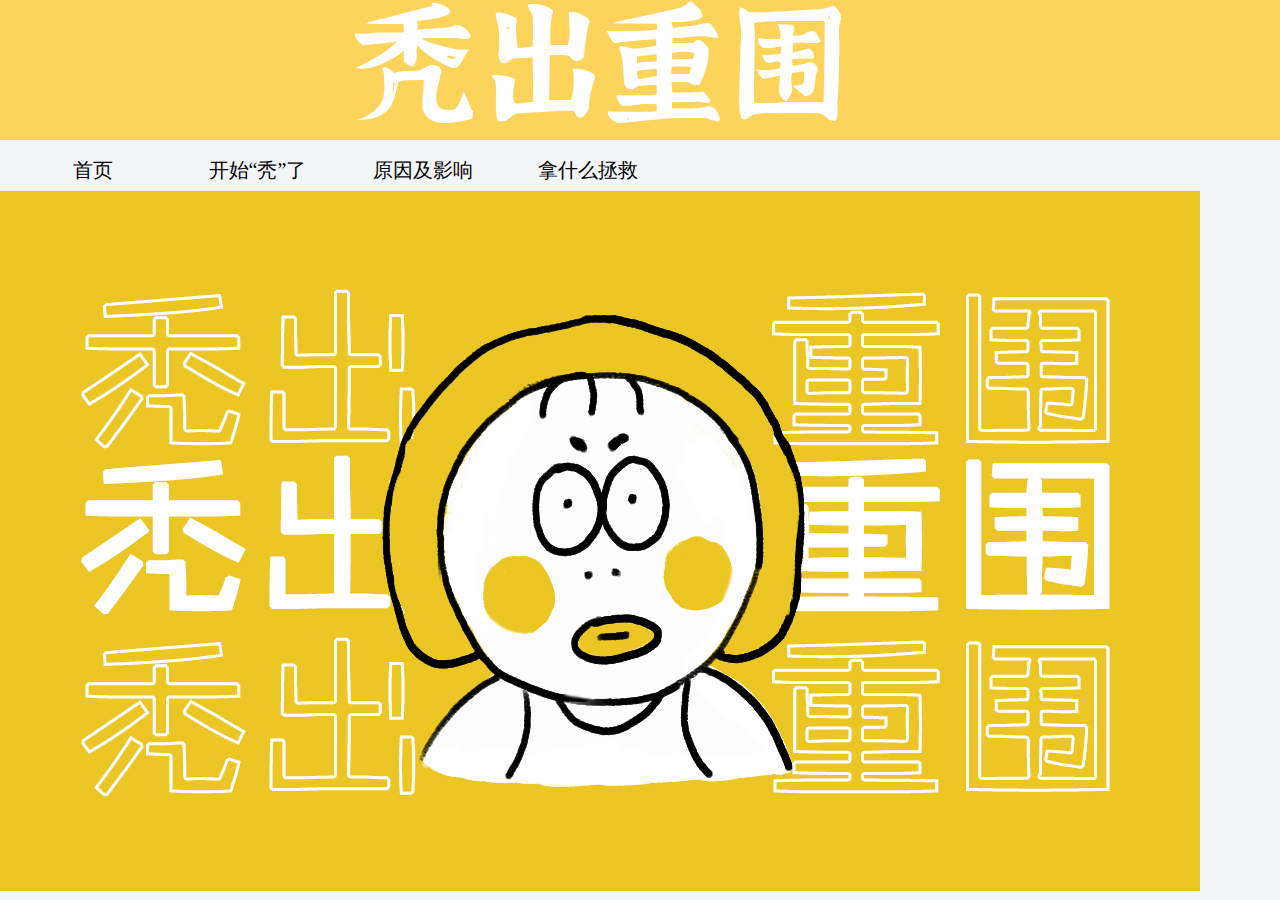
<file: index.html>
<!DOCTYPE html>
<html>
	<head>
		<meta charset="utf-8" />
		<title></title>
		<link rel="stylesheet" type="text/css" href="主.css"/>
		<!--<script type="text/javascript"   src="js/滚动.js"></script>-->
		
		
	</head>
	<body>
		<!--1.头部区域-->
		<div class="header w">
			<!--logo-->
			<div class="logo">
			<img src="img/秃出重围1.png"/>
			</div>
			</div>
	<ul class="na">
        <li>
            <a href="#">首页</a>
        </li>
        <li>
            <a href="开始秃了.html">开始“秃”了</a>
        </li>
        <li>
            <a href="原因及影响.html">原因及影响</a>
        </li>
        <li>
            <a href="拿什么拯救.html">拿什么拯救</a>
        </li>
    </ul

    <!-- 焦点图模块 -->
    <div class="focus">
        <ul class="nav">
            <li><img src="img/banner.jpg" alt="" style=""></li>
        </ul>
        <!-- 小圆点 -->
        <ol>
            <li class="current"></li>
            <li></li>
            <li></li>
        </ol>
    </div>
 
	</body>
</html>
</file>
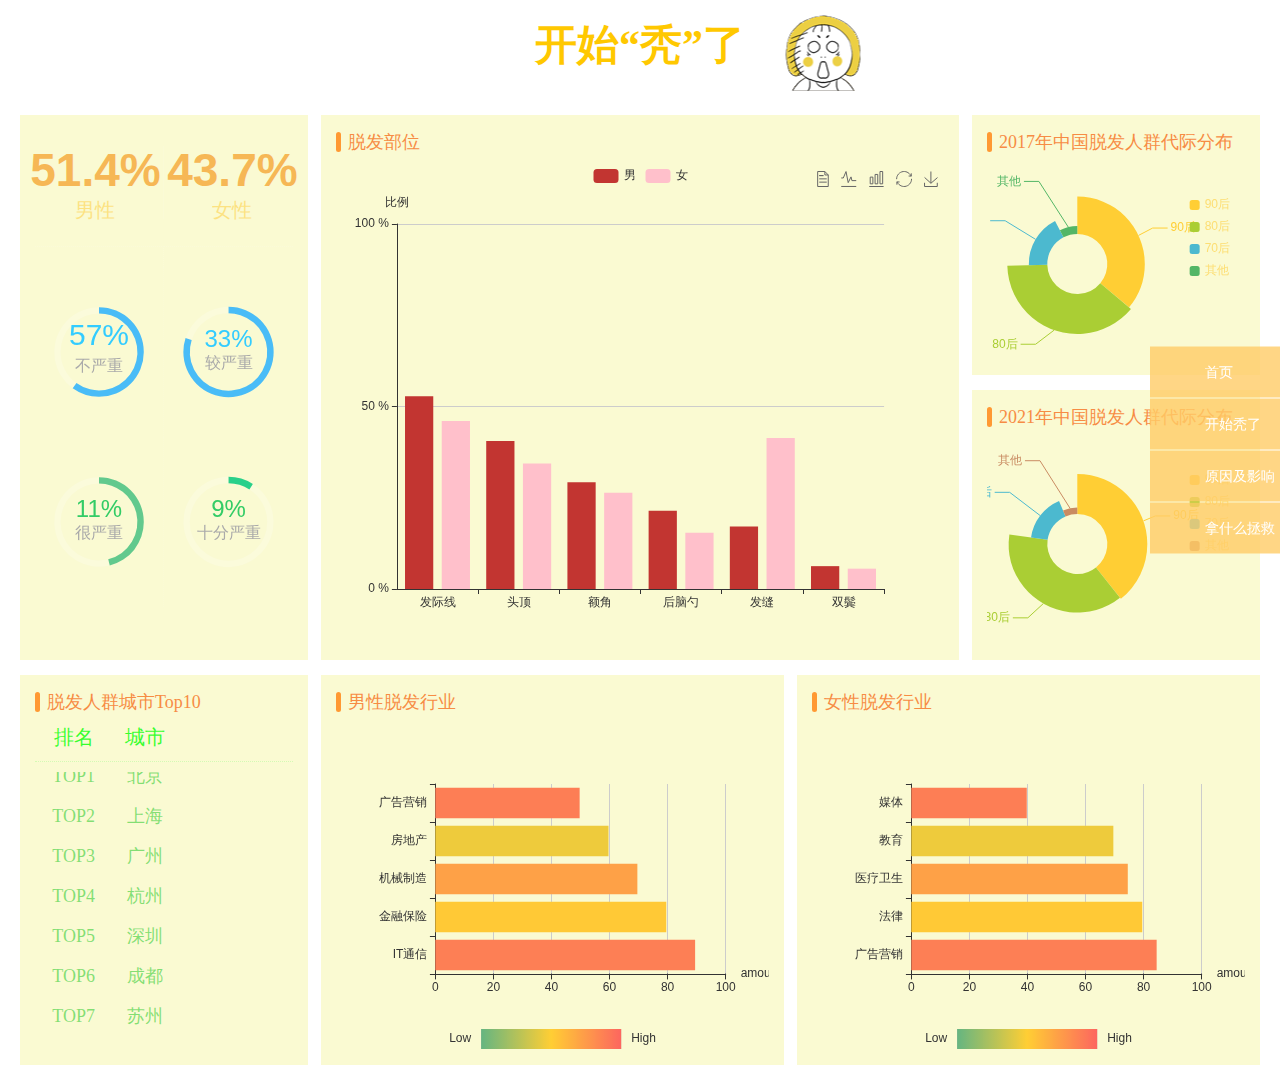
<file: 开始秃了.html>
﻿<!doctype html>
<html>
<head>
<meta charset="utf-8">
<script type="text/javascript" src="js/js1/jquery.js"></script>
<script type="text/javascript" src="js/js1/echarts.min.js"></script>
<script type="text/javascript" src="js/js1/js.js"></script>
<script type="text/javascript" src="js/js1/jquery.limarquee.js"></script>
<script type="text/javascript" src="js/js1/jquery.cxselect.min.js"></script>
<link rel="stylesheet" href="css/tutou1.css">
</head>
<body>
<div style="background:#000d4a url(img/bg2.jpg) center top;">
  <div class="loading">
    <div class="loadbox"> <img src="picture/loading.gif"> 页面加载中... </div>
  </div>
  <div class="back"></div>
  <div class="head">
    <h1>开始“秃”了</h1>
    <div class="weather"><span id="showTime"></span></div>
	    </div>
  
  <div class="mainbox">
    <ul class="clearfix">
      <li>
        <div class="boxall" style="height:545px;">

          <div class="navboxall" >
			<div class="sycm">
          <ul class="clearfix">
            <li>
              <h2>51.4%</h2>
              <span>男性</span></li>
            <li>
              <h2>43.7%</h2>
              <span>女性</span></li>

          </ul>

        </div>

			  <ul class="jindu clearfix">
				  <div></div>
				  <div></div>
			  <li id="zb1"></li>
			  <li id="zb2"></li>
			  <li id="zb3"></li>
			  <li id="zb4"></li>
			  </ul>
			</div>
        </div>
      </li>
      <li>
        <div class="boxall" style="height:545px">
          <div class="alltitle">脱发部位</div>
          <div class="navboxall" id="echart4"></div>
        </div>
      </li>
      <li>
        <div class="boxall" style="height:260px">
          <div class="alltitle">2017年中国脱发人群代际分布</div>
          <div class="navboxall" id="echart1"> </div>
        </div>
        <div class="boxall" style="height:270px">
          <div class="alltitle">2021年中国脱发人群代际分布</div>
          <div class="navboxall"  id="echart2"> </div>
        </div>
      </li>
    </ul>
    <ul class="clearfix">
      <li>
        <div class="boxall" style="height:390px;">
          <div class="alltitle">脱发人群城市Top10</div>
          <div class="navboxall" >
            <div class="wraptit"> <span>排名</span><span>城市</span> </div>
            <div class="wrap">
              <ul>
                <li>
                  <p><span>TOP1</span><span>北京</span></p>
                </li>
                <li>
                  <p><span>TOP2</span><span>上海</span></p>
                </li>
                <li>
                  <p><span>TOP3</span><span>广州</span></p>
                </li>
                <li>
                  <p><span>TOP4</span><span>杭州</span></p>
                </li>
                <li>
                  <p><span>TOP5</span><span>深圳</span></p>
                </li>
                <li>
                  <p><span>TOP6</span><span>成都</span></p>
                </li>
                <li>
                  <p><span>TOP7</span><span>苏州</span></p>
                </li>
                <li>
                  <p><span>TOP8</span><span>重庆</span></p>
                </li>
                <li>
                  <p><span>TOP9</span><span>西安</span></p>
                </li>
                <li>
                  <p><span>TOP10</span><span>武汉</span></p>
                </li>
				</ul>
            </div>
          </div>
        </div>
      </li>
      <li style="width:38%">
        <div class="boxall" style="height:390px">
          <div class="alltitle">男性脱发行业</div>
          <div class="navboxall" id="echart3"></div>
        </div>
      </li>
      <li style="width:38%">
        <div class="boxall" style="height:390px">
          <div class="alltitle">女性脱发行业</div>
          <div class="navboxall" id="echart5"></div>
        </div>
      </li>
    </ul>
  </div>
</div>

<script>

$(function(){
	$('.wrap').liMarquee({
		direction: 'up',//身上滚动
		//runshort: false,//内容不足时不滚动
		scrollamount: 20//速度
	});
});
</script>
<!--右侧浮窗-->
<div class="fright">
    <ul>
        <li class="li1"><a href="index.html" ><i class="i1"></i>首页</a></li>
        <li class="li2"><a href="开始秃了.html" ><i class="i2"></i>开始秃了</a></li>
        <li class="li3"><a href="原因及影响.html" ><i class="i3"></i>原因及影响</a></li>
        <li class="li4"><a href="拿什么拯救.html"><i class="i4"></i>拿什么拯救</a></li>
       
    </ul>
    <span class="down"><i></i></span>
</div>
</body>
</html>
</file>
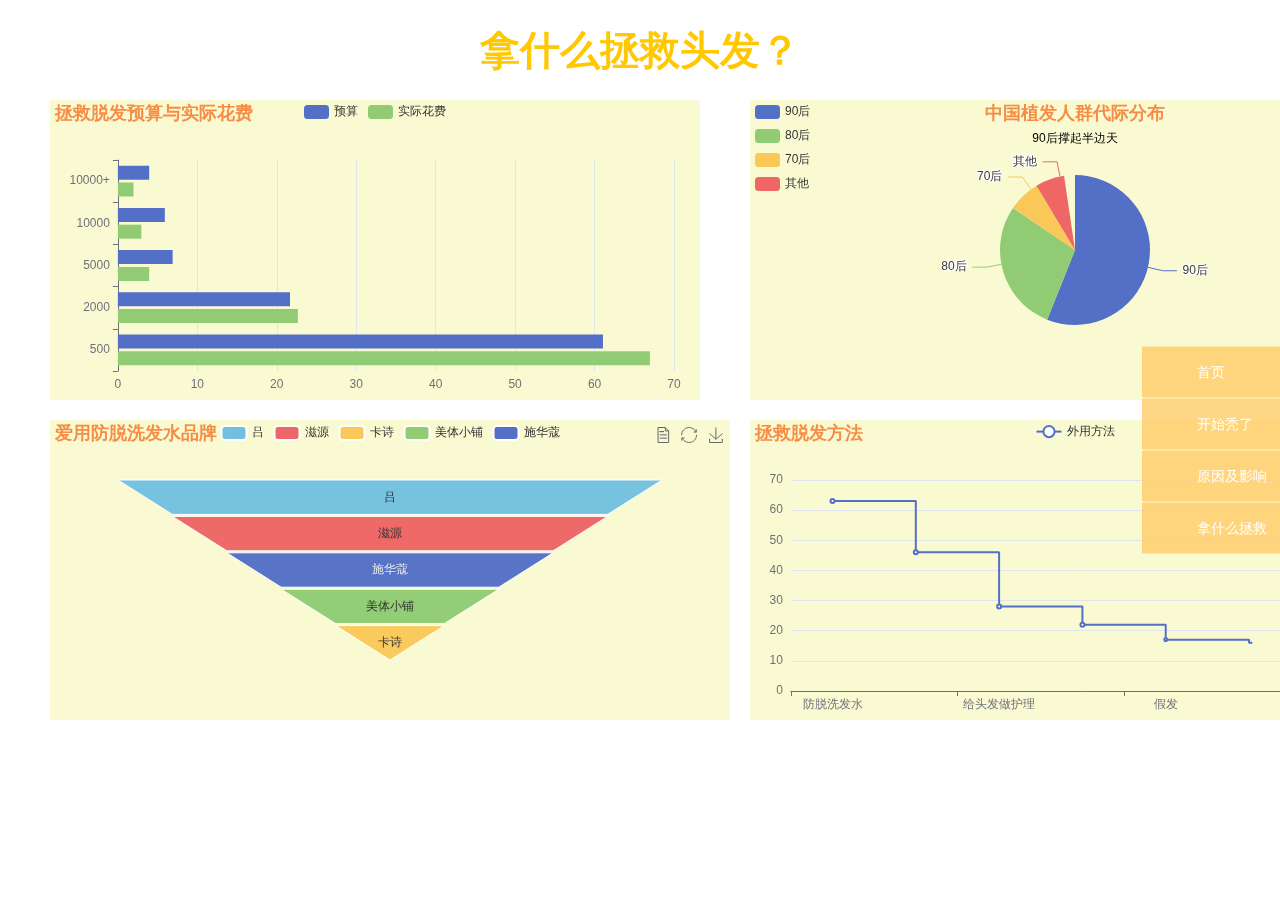
<file: 拿什么拯救.html>
<!DOCTYPE html>
<html>
  <head>
    <meta charset="utf-8" />
    <title>ECharts</title>
    <!-- 引入刚刚下载的 ECharts 文件 -->
    <script src="js/js3/echarts.js"></script>
    <script src="js/js3/echarts.min.js"></script>
    <style type="text/css">
    	/*右侧悬浮窗*/
li {
	list-style-type: none;
}
a {
	text-decoration: none;
	font-size: 20px;
}
.fright {
	position: fixed;
	top: 50%;
	right: 0;
	transform: translateY(-50%);
	transform: translateY(-50%);
	/*变换效果*/
	transform: translateY(-50%);
	transform: translateY(-50%);
	z-index: 99;
}

.fright ul {
	text-align: right;
}

.fright li {
	margin: 1px 0;
	list-style: none;
}

.fright li a {
	display: inline-block;
	width: 130px;
	font-size: 14px;
	color: #fff;
	line-height: 51px;
	text-align: left;
	padding: 0 4px;
	background-color: rgba(255, 204, 102, 0.8);
	transition: 0.3s;
}


/*缓慢效果*/

.fright.on li a {
	width: 51px;
	padding: 0;
}

.fright li:hover a {
	background-color: rgba(255, 204, 0, 0.8);
	width: 153px;
	color: #fff
}

.fright.on li:hover a {
	width: 153px;
}

.fright li a i {
	display: block;
	float: left;
	width: 51px;
	height: 51px;
	background-repeat: no-repeat;
	background-position: center center;
	background-size: cover;
	transition: 0.3s;
}
    </style>
  </head>
  <body>
     <!-- 为 ECharts 准备一个定义了宽高的 DOM -->
     <div id="main" style="width: 650px;height:300px;position:absolute;left: 50px;top:100px;background-color:#FAFAD2;"></div>
     <div id="main1" style="width: 650px;height:300px;position:absolute;left: 750px;top:100px;background-color:#FAFAD2;"></div>
     <div id="main2" style="width: 680px;height:300px;position:absolute;left: 50px;top:420px;background-color:#FAFAD2;"></div>
     <div id="main3" style="width: 650px;height:300px;position:absolute;left: 750px;top:420px;background-color: #FAFAD2;"></div>
     <div id="main4" style="height:65px;left:center;background-color: rgb(255, 255, 255);"></div>
    
     
     <script type="text/javascript">
   
       // 基于准备好的dom，初始化echarts实例
       var myChart = echarts.init(document.getElementById('main'));
 
       // 指定图表的配置项和数据
       option = {
        title: {
    text: '拯救脱发预算与实际花费',
    textStyle:{
      color:"#F78C44"
    }
    
  },
  tooltip: {
    trigger: 'axis',
    axisPointer: {
      type: 'shadow'
    }
  },
  legend: {},
  grid: {
    left: '3%',
    right: '4%',
    bottom: '3%',
    containLabel: true
  },
  xAxis: {
    type: 'value',
    boundaryGap: [0, 0.01]
  },
  yAxis: {
    type: 'category',
    data: ['500', '2000', '5000', '10000', '10000+']
  },
  series: [
    {
      name: '预算',
      type: 'bar',
      data: [62, 22, 7, 6,4]
    },
    {
      name: '实际花费',
      type: 'bar',
      data: [68, 23, 4, 3,2]
    }
  ]
};

       myChart.setOption(option);
 
       var myChart1 = echarts.init(document.getElementById('main1'));
 
       // 指定图表的配置项和数据
       option1= {
  title: {
    text: '中国植发人群代际分布',
    subtext: '90后撑起半边天',
    left: 'center',
    textStyle:{
      color:"#F78C44"
    },
    subtextStyle: {
      color: "rgba(0, 0, 0, 1)"
    }
  },
  tooltip: {
    trigger: 'item'
  },
  legend: {
    orient: 'vertical',
    left: 'left'
  },
  series: [
    {
      name: 'Access From',
      type: 'pie',
      radius: '50%',
      data: [
        { value: 57.4, name: '90后' },
        { value: 29.1, name: '80后' },
        { value: 7.1, name: '70后' },
        { value: 6.4, name: '其他' }

      ],
      emphasis: {
        itemStyle: {
          shadowBlur: 10,
          shadowOffsetX: 0,
          shadowColor: 'rgba(0, 0, 0, 0.5)'
        }
      }
    }
  ]
};

       myChart1.setOption(option1);

       var myChart2 = echarts.init(document.getElementById('main2'));
       option2 = {
  title: {
    text: '爱用防脱洗发水品牌',
    textStyle:{
      color:"#F78C44"
    }
  },
  tooltip: {
    trigger: 'item',
    formatter: '{a} <br/>{b} : {c}%'
  },
  toolbox: {
    feature: {
      dataView: { readOnly: false },
      restore: {},
      saveAsImage: {}
    }
  },
  legend: {
    data: ['吕', '滋源', '卡诗', '美体小铺', '施华蔻']
  },
  series: [
    {
      name: '爱用防脱洗发水品牌',
      type: 'funnel',
      left: '10%',
      top: 60,
      bottom: 60,
      width: '80%',
      min: 0,
      max: 100,
      minSize: '0%',
      maxSize: '100%',
      sort: 'descending',
      gap: 2,
      label: {
        show: true,
        position: 'inside'
      },
      labelLine: {
        length: 10,
        lineStyle: {
          width: 1,
          type: 'solid'
        }
      },
      itemStyle: {
        borderColor: '#fff',
        borderWidth: 1
      },
      emphasis: {
        label: {
          fontSize: 20
        }
      },
      data: [
        { value: 60, name: '施华蔻' },
        { value: 40, name: '美体小铺' },
        { value: 20, name: '卡诗' },
        { value: 80, name: '滋源' },
        { value: 100, name: '吕' }
      ]
    }
  ]
};

       
       // 使用刚指定的配置项和数据显示图表。
       
       myChart2.setOption(option2);

       var myChart3= echarts.init(document.getElementById('main3'));
       option3 = {
  title: {
    text: '拯救脱发方法',
    textStyle:{
      color:"#F78C44"
    }
  },
  tooltip: {
    trigger: 'axis'
  },
  legend: {
    data: ['外用方法']
  },
  grid: {
    left: '3%',
    right: '4%',
    bottom: '3%',
    containLabel: true
  },
  toolbox: {
    feature: {
      saveAsImage: {}
    }
  },
  xAxis: {
    type: 'category',
    data: ['防脱洗发水', '生发液/精华', '给头发做护理', '发际线粉', '假发', '外用药物治疗', '生发仪器']
  },
  yAxis: {
    type: 'value'
  },
  series: [
  
    {
      name: '外用方法',
      type: 'line',
      step: 'end',
      data: [63,46, 28, 22, 17,16,5]
    }
  ]
};

       
       // 使用刚指定的配置项和数据显示图表。
       
       myChart3.setOption(option3);

  
       // 基于准备好的dom，初始化echarts实例
       var myChart4 = echarts.init(document.getElementById('main4'));
       option4 = {
  title: {
    text: "拿什么拯救头发？",
    top:20,
    left: "center",

    textStyle: {
      fontSize: 40,
      color: "#FFC800"
    },
  }
}
       myChart4.setOption(option4);



     </script>

  <!--右侧浮窗-->
<div class="fright">
    <ul>
        <li class="li1"><a href="index.html" ><i class="i1"></i>首页</a></li>
        <li class="li2"><a href="开始秃了.html" ><i class="i2"></i>开始秃了</a></li>
        <li class="li3"><a href="原因及影响.html" ><i class="i3"></i>原因及影响</a></li>
        <li class="li4"><a href="拿什么拯救.html"><i class="i4"></i>拿什么拯救</a></li>
       
    </ul>
    <span class="down"><i></i></span>
</div>
  </body>
</html>
</file>
<file: 主.css>
* {
	margin: 0;
	padding: 0;
}

.w {
	width: 1300px;
	margin: auto;
	background-color: rgba(255, 204, 51, 0.8);
}

body {
	background-color: #f3f5f7;
}

.logo {
	padding-left:350px;
}
li {
	list-style-type: none;
}

a {
	text-decoration: none;
	font-size: 20px;
}

.na {
	margin: 10px;
	/*上面位置间隔*/
	position: relative;
}

.na>li {
	position: relative;
	float: left;
	width: 165px;
	height: 41px;
	text-align: center;
}

.na li a {
	position: relative;
	display: block;
	width: 100%;
	height: 100%;
	line-height: 41px;
	color: black;
}
.na>li>a:hover {
	background-color: #eee;
}




/*右侧悬浮窗*/

.fright {
	position: fixed;
	top: 50%;
	right: 0;
	transform: translateY(-50%);
	transform: translateY(-50%);
	/*变换效果*/
	transform: translateY(-50%);
	transform: translateY(-50%);
	z-index: 99;
}

.fright ul {
	text-align: right;
}

.fright li {
	margin: 1px 0;
	list-style: none;
}

.fright li a {
	display: inline-block;
	width: 130px;
	font-size: 14px;
	color: #fff;
	line-height: 51px;
	text-align: left;
	padding: 0 4px;
	background-color: rgba(0, 66, 132, 0.8);
	transition: 0.3s;
}


/*缓慢效果*/

.fright.on li a {
	width: 51px;
	padding: 0;
}

.fright li:hover a {
	background-color: rgba(192, 60, 62, 0.8);
	width: 153px;
	color: #fff
}

.fright.on li:hover a {
	width: 153px;
}

.fright li a i {
	display: block;
	float: left;
	width: 51px;
	height: 51px;
	background-repeat: no-repeat;
	background-position: center center;
	background-size: cover;
	transition: 0.3s;
}
</file>
<file: css/tutou1.css>
﻿@charset "utf-8";
/* CSS Document */
*{
	-webkit-box-sizing: border-box;
	-moz-box-sizing: border-box;
	box-sizing: border-box}
*,body{padding:0px;	margin:0px;color: #222;font-family: "微软雅黑";}
body{color:#666;font-size: 16px;}
li{ list-style-type:none;}
table{}
i{ margin:0px; padding:0px; text-indent:0px;}
img{ border:none; max-width: 100%;}
a{ text-decoration:none; color:#399bff;}
a.active,a:focus{ outline:none!important; text-decoration:none;}
ol,ul,p,h1,h2,h3,h4,h5,h6{ padding:0; margin:0}
a:hover{ color:#06c; text-decoration: none!important}

.clearfix:after, .clearfix:before {
	display: table;
	content: " "
}
 .clearfix:after {
	clear: both
}
.pulll_left{float:left;}
.pulll_right{float:right;}


.loading{position:fixed; left:0; top:0; font-size:16px; z-index:100000000;width:100%; height:100%; background:#1a1a1c; text-align:center;}
.loadbox{position:absolute; width:160px;height:150px; color:rgba(255,255,255,.6); left:50%; top:50%; margin-top:-100px; margin-left:-75px;}
.loadbox img{ margin:10px auto; display:block; width:40px;}
 
.head{ height:105px; background: url(../img/head_bg2.png) no-repeat center center; position: relative}
.head h1{ color:#FFC800; text-align: center; font-size:42px; line-height:90px;;}
.head h1 img{ width:1.5rem; display: inline-block; vertical-align: middle; margin-right: .2rem}
.weather{ position:absolute; right:30px; top:0; line-height: 70px;}
.weather span{color:rgba(255,255,255,.9)!important; font-size: 24px;}


.mainbox{ padding:10px 20px 0px 20px;}
.mainbox>ul{ margin-left:-.4rem; margin-right:-.4rem;}
.mainbox>ul>li{ float: left; padding: 0 .4rem}
.mainbox>ul>li{ width: 24%}
.mainbox>ul>li:nth-child(2){ width: 52%}

.boxall{ padding:15px;  background: #fafad2; position: relative; margin-bottom:15px;; z-index: 10;}
.alltitle{ font-size:18px; color:#f78c44; position: relative; padding-left: 12px;margin-bottom: 10px;}/*标题颜色*/
.alltitle:before{ width: 5px; height: 20px; top:2px; position: absolute; content: ""; background: #ff9933; border-radius:20px; left: 0; }

.navboxall{height: calc(100% - 30px);}
/*Plugin CSS*/
.wrap{ height:82%; overflow: hidden;}
.wrap li{  line-height:40px; height:40px; }
.wrap li p,.wraptit{ font-size: 0; }
.wrap li span,.wraptit span{ display: inline-block; font-size: 18px;color: rgba(51,204,51,.6); text-align: center;}
.wraptit { border-bottom: 1px dotted rgba(1,255,11,.15); padding:0 0 10px 0; margin-bottom: 10px;}
.wraptit span{font-size: 20px;color: rgba(1,255,1,.8); }
.wrap li span:nth-child(1),.wraptit span:nth-child(1){ width: 30%}
.wrap li span:nth-child(2),.wraptit span:nth-child(2){ width: 25%}
.wrap li span:nth-child(3),.wraptit span:nth-child(3){ width: 25%}
.wrap li span:nth-child(4),.wraptit span:nth-child(4){ width: 20%}

.str_wrap {
	overflow:hidden;
	width:100%;
	position:relative;
	-moz-user-select: none;
	-khtml-user-select: none;
	user-select: none;  
	white-space:nowrap;
}


.str_move { 
	white-space:nowrap;
	position:absolute; 
	top:0; 
	left:0;
	cursor:move;
}
.str_move_clone {
	display:inline-block;
	vertical-align:top;
	position:absolute; 
	left:100%;
	top:0;
}
.str_vertical .str_move_clone {
	left:0;
	top:100%;
}
.str_down .str_move_clone {
	left:0;
	bottom:100%;
}
.str_vertical .str_move,
.str_down .str_move {
	white-space:normal;
	width:100%;
}
.str_static .str_move,
.no_drag .str_move,
.noStop .str_move{
	cursor:inherit;
}
.str_wrap img {
	max-width:none !important;	
}


.sycm ul{ margin-left:-.5rem;margin-right:-.5rem;  padding: .16rem 0;}
.sycm li{ float: left; width:50%; text-align: center; position: relative}
.sycm li:before{ position:absolute; content: ""; height:80%; width: 1px; background: rgba(255,255,255,.1); right: 0; top: 15%;}
.sycm li:last-child:before{ width: 0;}

.sycm li h2{ font-size:46px; padding-top: 10px; color: #f6b755; font-weight: 700; font-family: Gotham, "Helvetica Neue", Helvetica, Arial, "sans-serif";}
.sycm li span{ font-size:20px; color: #ffcc33; opacity: .5;}


.jindu li{ width: 50%; float: left; height: 170px;;}
.jindu li:nth-child(odd),.jindu div:nth-child(odd){border-right:1px dotted rgba(255,255,255,.1);}
.jindu div{ width: 50%; float: left; color: #fff; text-align: center; border-top: 1px dotted rgba(255,255,255,.15); padding: 20px 0 0 0; margin: 20px 0 0 0; font-size: 24px;}


/*右侧悬浮窗*/

.fright {
	position: fixed;
	top: 50%;
	right: 0;
	transform: translateY(-50%);
	transform: translateY(-50%);
	/*变换效果*/
	transform: translateY(-50%);
	transform: translateY(-50%);
	z-index: 99;
}

.fright ul {
	text-align: right;
}

.fright li {
	margin: 1px 0;
	list-style: none;
}

.fright li a {
	display: inline-block;
	width: 130px;
	font-size: 14px;
	color: #fff;
	line-height: 51px;
	text-align: left;
	padding: 0 4px;
	background-color: rgba(255, 204, 102, 0.8);
	transition: 0.3s;
}


/*缓慢效果*/

.fright.on li a {
	width: 51px;
	padding: 0;
}

.fright li:hover a {
	background-color: rgba(255, 204, 0, 0.8);
	width: 153px;
	color: #fff
}

.fright.on li:hover a {
	width: 153px;
}

.fright li a i {
	display: block;
	float: left;
	width: 51px;
	height: 51px;
	background-repeat: no-repeat;
	background-position: center center;
	background-size: cover;
	transition: 0.3s;
}
</file>
